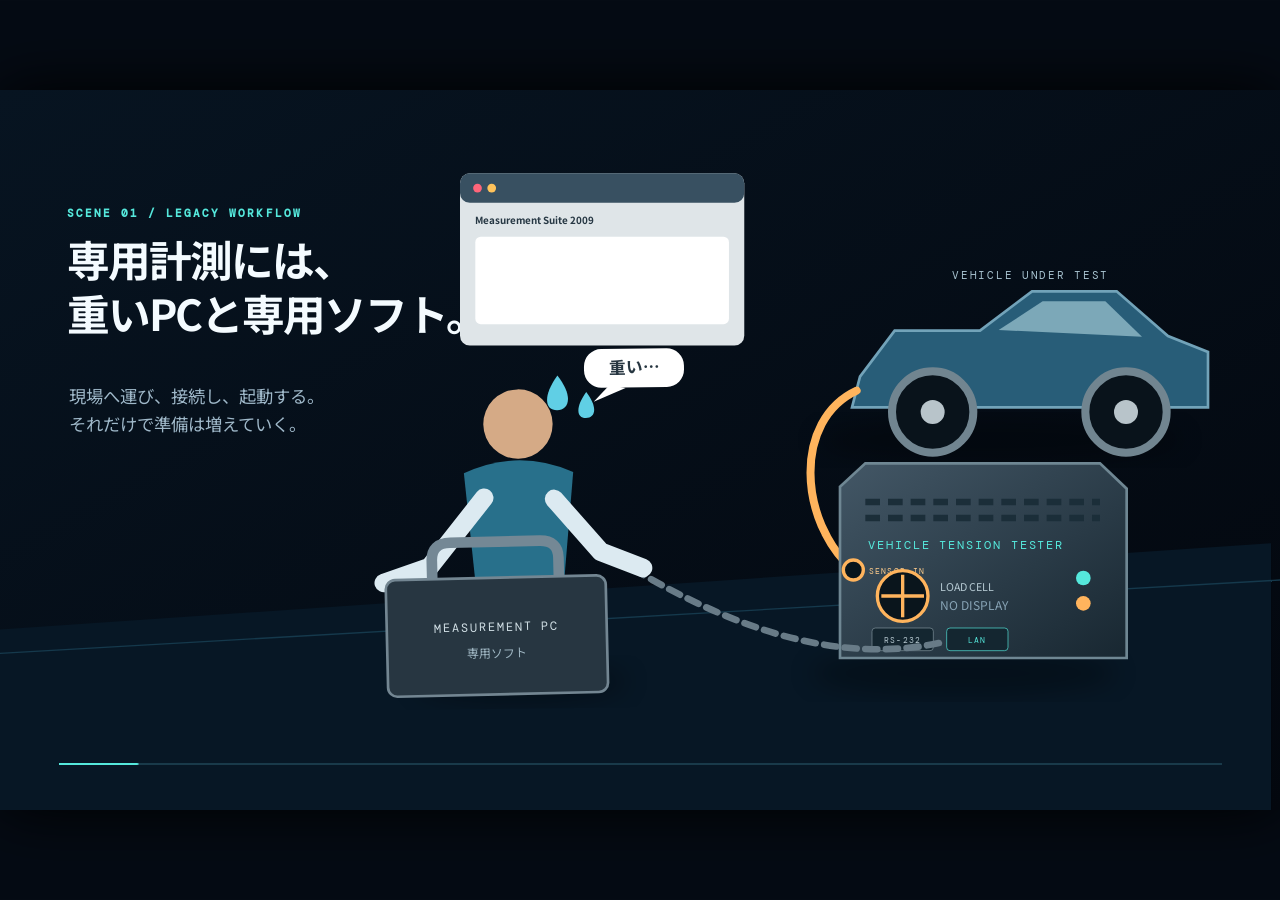
<file: demo/exhibition-video/index.html>
<!doctype html>
<html lang="ja">
  <head>
    <meta charset="UTF-8" />
    <meta name="viewport" content="width=device-width, initial-scale=1.0" />
    <title>PDToscillo | LAN Instrument Experience</title>
    <link rel="stylesheet" href="style.css" />
    <link rel="stylesheet" href="product-pv.css" />
  </head>
  <body>
    <main id="frame" aria-label="PDToscillo 展示会用アニメーション">
      <canvas id="three-canvas"></canvas>
      <div id="motion-stage" aria-hidden="true"></div>
      <div class="vignette"></div>
      <header><span class="mark">P</span><strong>PDToscillo</strong><span class="tag">EXHIBITION CONCEPT</span></header>
      <section id="copy" aria-live="polite"><p id="eyebrow"></p><h1 id="headline"></h1><p id="description"></p><p id="disclaimer"></p></section>
      <div id="status"><span></span><b>LAN DISCOVERY</b><em id="device-status">STANDBY</em></div>
      <div id="timeline"><i></i></div>
      <p class="footnote">※ 展示用コンセプト映像です。機器の自動判別・PDT-FP1対応は将来構想を含みます。</p>
    </main>
    <script type="module" src="bootstrap.js"></script>
  </body>
</html>
</file>
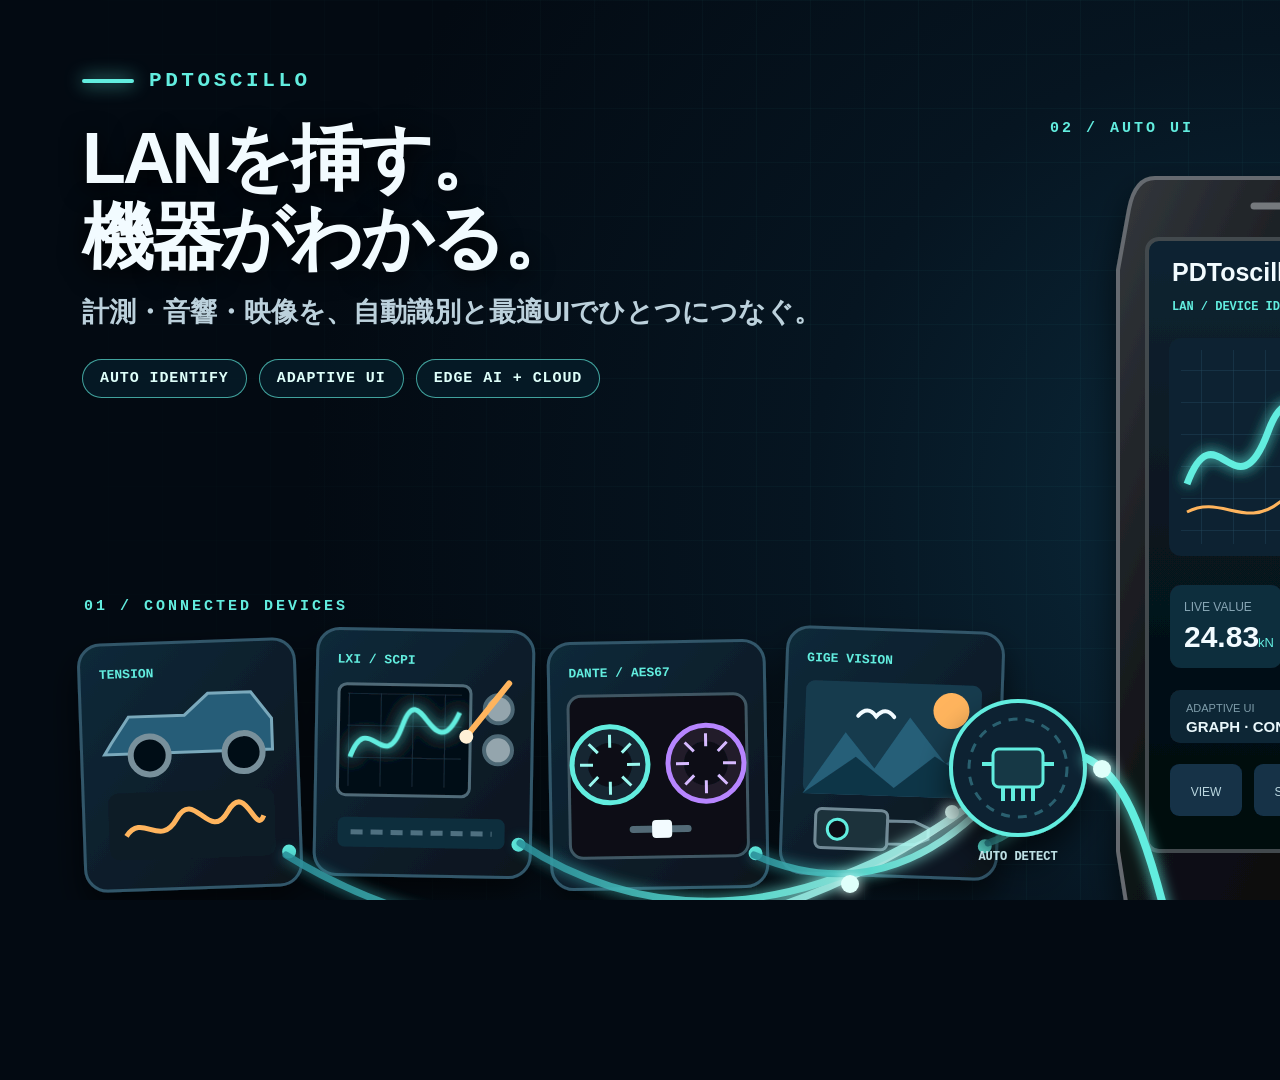
<file: demo/exhibition-video/project-thumbnail.html>
<!doctype html>
<html lang="ja">
<head>
  <meta charset="utf-8">
  <meta name="viewport" content="width=device-width,initial-scale=1">
  <title>PDToscillo Project Thumbnail</title>
  <style>
    * { box-sizing: border-box; }
    html, body { width: 100%; height: 100%; margin: 0; overflow: hidden; background: #030a12; }
    body { font-family: "Yu Gothic UI", "Yu Gothic", "Noto Sans JP", sans-serif; }
    .frame { position: relative; width: 1920px; height: 1080px; overflow: hidden; color: #f2fbff; background: radial-gradient(circle at 67% 48%, #0b2b3d 0, #061521 34%, #030a12 70%); }
    .frame::before { content: ""; position: absolute; inset: 0; opacity: .19; background-image: linear-gradient(rgba(85,232,220,.18) 1px, transparent 1px), linear-gradient(90deg, rgba(85,232,220,.18) 1px, transparent 1px); background-size: 54px 54px; mask-image: linear-gradient(90deg,transparent 0,#000 40%,#000 100%); }
    .copy { position: absolute; z-index: 5; left: 82px; top: 70px; width: 790px; }
    .eyebrow { display: flex; align-items: center; gap: 15px; color: #62eddf; font: 800 21px/1 Consolas, monospace; letter-spacing: .17em; }
    .eyebrow::before { content: ""; width: 52px; height: 4px; border-radius: 3px; background: #62eddf; box-shadow: 0 0 18px #62eddf; }
    h1 { margin: 28px 0 15px; font-size: 72px; line-height: 1.1; letter-spacing: -.045em; text-shadow: 0 4px 24px #000; }
    .lead { margin: 0; color: #bcd1dc; font-size: 27px; line-height: 1.55; font-weight: 700; }
    .chips { display: flex; gap: 12px; margin-top: 25px; }
    .chip { padding: 11px 17px; border: 1px solid rgba(98,237,223,.65); border-radius: 999px; background: rgba(7,29,41,.82); color: #dffffa; font: 800 15px/1 Consolas, monospace; letter-spacing: .06em; }
    .vision { position: absolute; z-index: 6; right: 66px; top: 52px; padding: 11px 20px; border: 2px solid #62eddf; border-radius: 999px; color: #dffffa; background: rgba(3,16,27,.82); font: 800 15px/1 Consolas, monospace; letter-spacing: .13em; }
    .art { position: absolute; z-index: 2; inset: 0; width: 100%; height: 100%; }
    .signal { position: absolute; z-index: 5; left: 82px; bottom: 42px; width: 1756px; height: 3px; border-radius: 2px; background: linear-gradient(90deg,#62eddf 0 29%,rgba(98,237,223,.12) 29% 100%); }
  </style>
</head>
<body>
  <main class="frame" aria-label="PDToscilloプロジェクトのHTML・CSSキービジュアル">
    <section class="copy">
      <div class="eyebrow">PDTOSCILLO</div>
      <h1>LANを挿す。<br>機器がわかる。</h1>
      <p class="lead">計測・音響・映像を、自動識別と最適UIでひとつにつなぐ。</p>
      <div class="chips"><span class="chip">AUTO IDENTIFY</span><span class="chip">ADAPTIVE UI</span><span class="chip">EDGE AI + CLOUD</span></div>
    </section>
    <div class="vision">PROJECT VISION</div>

    <svg class="art" viewBox="0 0 1920 1080" role="img" aria-label="複数機器をLAN接続しPDT-FP1で表示・解析する構成図">
      <defs>
        <linearGradient id="panel" x1="0" y1="0" x2="1" y2="1"><stop stop-color="#102a3a"/><stop offset="1" stop-color="#07131d"/></linearGradient>
        <linearGradient id="phone" x1="0" y1="0" x2="1" y2="1"><stop stop-color="#34383d"/><stop offset=".42" stop-color="#111418"/><stop offset="1" stop-color="#030507"/></linearGradient>
        <linearGradient id="screen" x1="0" y1="0" x2="0" y2="1"><stop stop-color="#0c2432"/><stop offset="1" stop-color="#02070b"/></linearGradient>
        <linearGradient id="cyanline" x1="0" y1="0" x2="1" y2="0"><stop stop-color="#2b8f9a"/><stop offset=".45" stop-color="#62eddf"/><stop offset="1" stop-color="#dffffa"/></linearGradient>
        <filter id="shadow" x="-30%" y="-30%" width="160%" height="180%"><feDropShadow dx="0" dy="18" stdDeviation="16" flood-color="#000" flood-opacity=".62"/></filter>
        <filter id="glow" x="-100%" y="-100%" width="300%" height="300%"><feGaussianBlur stdDeviation="7" result="b"/><feMerge><feMergeNode in="b"/><feMergeNode in="SourceGraphic"/></feMerge></filter>
        <pattern id="screenGrid" width="32" height="32" patternUnits="userSpaceOnUse"><path d="M32 0H0V32" fill="none" stroke="#204457" stroke-width="1"/></pattern>
      </defs>

      <ellipse cx="1265" cy="976" rx="430" ry="48" fill="#000" opacity=".48"/>
      <text x="84" y="610" fill="#62eddf" font-family="Consolas,monospace" font-size="15" font-weight="800" letter-spacing="3">01 / CONNECTED DEVICES</text>
      <text x="1050" y="132" fill="#62eddf" font-family="Consolas,monospace" font-size="15" font-weight="800" letter-spacing="3">02 / AUTO UI</text>
      <text x="1528" y="178" fill="#62eddf" font-family="Consolas,monospace" font-size="15" font-weight="800" letter-spacing="3">03 / INTELLIGENCE</text>

      <g filter="url(#shadow)">
        <g transform="translate(82 642) rotate(-2 108 122)">
          <rect width="216" height="246" rx="22" fill="url(#panel)" stroke="#315669" stroke-width="3"/>
          <text x="20" y="34" fill="#62eddf" font-family="Consolas,monospace" font-size="13" font-weight="800">TENSION</text>
          <path d="M30 99L48 73H104L128 52H171L191 79V110H23Z" fill="#285d78" stroke="#7aa9bc" stroke-width="3"/><circle cx="68" cy="112" r="19" fill="#061019" stroke="#78909b" stroke-width="6"/><circle cx="162" cy="112" r="19" fill="#061019" stroke="#78909b" stroke-width="6"/>
          <rect x="25" y="149" width="166" height="67" rx="10" fill="#0a1d28"/><path d="M42 192C59 168 75 206 93 176S125 202 144 171S171 197 180 176" fill="none" stroke="#ffb45d" stroke-width="5"/>
          <circle cx="204" cy="213" r="7" fill="#62eddf"/>
        </g>
        <g transform="translate(316 630) rotate(1 108 122)">
          <rect width="216" height="246" rx="22" fill="url(#panel)" stroke="#315669" stroke-width="3"/>
          <text x="20" y="34" fill="#62eddf" font-family="Consolas,monospace" font-size="13" font-weight="800">LXI / SCPI</text>
          <rect x="22" y="55" width="132" height="111" rx="8" fill="#061019" stroke="#506b78" stroke-width="3"/><rect x="31" y="64" width="114" height="93" fill="url(#screenGrid)"/><path d="M34 128C52 78 68 149 86 96S117 142 143 82" fill="none" stroke="#62eddf" stroke-width="5" filter="url(#glow)"/>
          <g fill="#94a5ad" stroke="#4e6874" stroke-width="4"><circle cx="182" cy="78" r="14"/><circle cx="182" cy="119" r="14"/></g><path d="M192 52L150 106" stroke="#ffb45d" stroke-width="6" stroke-linecap="round"/><circle cx="150" cy="106" r="7" fill="#fff0d6"/>
          <rect x="23" y="188" width="167" height="30" rx="7" fill="#102f3e"/><path d="M36 203H177" stroke="#4f7080" stroke-width="5" stroke-dasharray="12 8"/><circle cx="204" cy="213" r="7" fill="#62eddf"/>
        </g>
        <g transform="translate(550 642) rotate(-1 108 122)">
          <rect width="216" height="246" rx="22" fill="url(#panel)" stroke="#315669" stroke-width="3"/>
          <text x="20" y="34" fill="#62eddf" font-family="Consolas,monospace" font-size="13" font-weight="800">DANTE / AES67</text>
          <rect x="19" y="53" width="178" height="162" rx="13" fill="#070d13" stroke="#405764" stroke-width="3"/>
          <g transform="translate(60 122)"><circle r="38" fill="#152531" stroke="#62eddf" stroke-width="5"/><circle r="22" fill="#071017"/><path d="M0-30V-17M21-21L12-12M30 0H17M21 21L12 12M0 30V17M-21 21L-12 12M-30 0H-17M-21-21L-12-12" stroke="#9af8ef" stroke-width="3"/></g>
          <g transform="translate(156 122)"><circle r="38" fill="#211a2c" stroke="#b785ff" stroke-width="5"/><circle r="22" fill="#071017"/><path d="M0-30V-17M21-21L12-12M30 0H17M21 21L12 12M0 30V17M-21 21L-12 12M-30 0H-17M-21-21L-12-12" stroke="#d7baff" stroke-width="3"/></g>
          <path d="M82 187H137" stroke="#526b77" stroke-width="7" stroke-linecap="round"/><rect x="101" y="178" width="20" height="18" rx="4" fill="#f2fbff"/><circle cx="204" cy="213" r="7" fill="#62eddf"/>
        </g>
        <g transform="translate(784 630) rotate(2 108 122)">
          <rect width="216" height="246" rx="22" fill="url(#panel)" stroke="#315669" stroke-width="3"/>
          <text x="20" y="34" fill="#62eddf" font-family="Consolas,monospace" font-size="13" font-weight="800">GIGE VISION</text>
          <rect x="20" y="53" width="176" height="113" rx="9" fill="#163a4e"/><circle cx="166" cy="79" r="18" fill="#ffb45d"/><path d="M20 166L61 104L91 139L125 87L162 132L196 104V166Z" fill="#255f78"/><path d="M20 166L72 128L111 158L151 125L196 153V166Z" fill="#113447"/><path d="M73 87Q82 76 91 87Q100 76 109 87" fill="none" stroke="#f2fbff" stroke-width="4" stroke-linecap="round"/>
          <g transform="translate(34 181)"><rect width="72" height="39" rx="6" fill="#1b303b" stroke="#718995" stroke-width="3"/><circle cx="22" cy="20" r="10" fill="#071119" stroke="#62eddf" stroke-width="3"/><path d="M72 10H99L113 16V27L99 33H72Z" fill="#13232c" stroke="#718995" stroke-width="3"/></g><circle cx="204" cy="213" r="7" fill="#62eddf"/>
        </g>
      </g>

      <g fill="none" stroke="url(#cyanline)" stroke-width="7" stroke-linecap="round" filter="url(#glow)" opacity=".9">
        <path d="M286 855C490 980 772 976 1018 768"/><path d="M520 843C668 940 842 916 1018 768"/><path d="M754 855C858 900 944 862 1018 768"/><path d="M988 843C1025 831 1042 799 1018 768"/>
      </g>
      <g fill="#dffffa" filter="url(#glow)"><circle cx="486" cy="929" r="8"/><circle cx="700" cy="934" r="7"/><circle cx="850" cy="884" r="9"/><circle cx="952" cy="812" r="7"/></g>
      <g transform="translate(1018 768)" filter="url(#shadow)"><circle r="67" fill="#0a2230" stroke="#62eddf" stroke-width="4"/><circle r="49" fill="none" stroke="#2c6170" stroke-width="3" stroke-dasharray="9 8"/><rect x="-25" y="-19" width="50" height="38" rx="6" fill="#123744" stroke="#62eddf" stroke-width="3"/><path d="M-15 20V33M-5 20V33M5 20V33M15 20V33M-36-4H-25M25-4H36" stroke="#62eddf" stroke-width="4"/><text x="0" y="92" text-anchor="middle" fill="#bfe1e5" font-family="Consolas,monospace" font-size="12" font-weight="800">AUTO DETECT</text></g>

      <g transform="translate(1118 178)" filter="url(#shadow)">
        <path d="M49 10H310Q338 10 347 41L358 98V681L344 730Q337 759 307 765H54Q20 759 13 727L4 674V93L18 41Q26 10 49 10Z" fill="#030507" stroke="#484d51" stroke-width="5"/>
        <path d="M309 25L348 53V710L321 751L310 715Z" fill="#11161a"/><g stroke="#565c60" stroke-width="3"><path d="M327 110V330"/><path d="M334 112V333"/><path d="M341 115V336"/></g>
        <path d="M37 0H302Q329 0 337 30L345 87V678L333 727Q326 751 300 751H40Q14 751 8 724L0 673V92L11 31Q17 0 37 0Z" fill="url(#phone)" stroke="#666b6f" stroke-width="4"/>
        <rect x="29" y="61" width="286" height="612" rx="12" fill="url(#screen)" stroke="#43494d" stroke-width="4"/>
        <path d="M136 28H216" stroke="#74797d" stroke-width="7" stroke-linecap="round"/><circle cx="239" cy="28" r="6" fill="#161b1e" stroke="#50565a" stroke-width="2"/>
        <path d="M320 104L344 115V337L320 327Z" fill="#0b0f12" stroke="#4f5559" stroke-width="2"/><path d="M325 120V309M332 123V312M339 126V315" stroke="#5b6165" stroke-width="3"/>
        <text x="54" y="103" fill="#f2fbff" font-size="25" font-weight="800">PDToscillo</text><text x="54" y="132" fill="#62eddf" font-family="Consolas,monospace" font-size="12" font-weight="800">LAN / DEVICE IDENTIFIED</text>
        <g transform="translate(51 160)"><rect width="242" height="218" rx="12" fill="#0b2230"/><rect x="12" y="12" width="218" height="194" fill="url(#screenGrid)"/><path d="M18 146C47 68 67 180 99 94S151 169 181 81S215 137 225 101" fill="none" stroke="#62eddf" stroke-width="7" filter="url(#glow)"/><path d="M18 174C52 156 76 192 111 164S173 190 225 153" fill="none" stroke="#ffb45d" stroke-width="3"/></g>
        <g transform="translate(52 407)"><rect width="112" height="83" rx="11" fill="#102d3d"/><text x="14" y="26" fill="#86a6b5" font-size="12">LIVE VALUE</text><text x="14" y="62" fill="#f2fbff" font-size="30" font-weight="800">24.83</text><text x="88" y="62" fill="#62eddf" font-size="13">kN</text><rect x="128" width="112" height="83" rx="11" fill="#102d3d"/><text x="142" y="26" fill="#86a6b5" font-size="12">STATUS</text><text x="142" y="61" fill="#dffffa" font-size="19" font-weight="800">LIVE</text><circle cx="218" cy="53" r="9" fill="#62eddf" filter="url(#glow)"/></g>
        <g transform="translate(52 512)"><rect width="240" height="53" rx="10" fill="#0d2634"/><text x="16" y="22" fill="#7f9dab" font-size="11">ADAPTIVE UI</text><text x="16" y="42" fill="#e9f7fb" font-size="15" font-weight="700">GRAPH · CONTROL · RECORD</text></g>
        <g transform="translate(52 586)"><rect width="72" height="52" rx="9" fill="#123247"/><rect x="84" width="72" height="52" rx="9" fill="#123247"/><rect x="168" width="72" height="52" rx="9" fill="#123247"/><text x="36" y="32" text-anchor="middle" fill="#bcd6df" font-size="12">VIEW</text><text x="120" y="32" text-anchor="middle" fill="#bcd6df" font-size="12">SAVE</text><text x="204" y="32" text-anchor="middle" fill="#bcd6df" font-size="12">RUN</text></g>
        <path d="M35 751H304L293 779H49Z" fill="#080b0e" stroke="#3f4549" stroke-width="4"/>
        <g transform="translate(51 733)"><rect width="72" height="28" rx="4" fill="#020405" stroke="#8c9296" stroke-width="3"/><path d="M12 5V21M24 5V21M36 5V21M48 5V21M60 5V21" stroke="#3d454a" stroke-width="3"/><path d="M36 28V62" stroke="#62eddf" stroke-width="10"/><path d="M12 62H60" stroke="#62eddf" stroke-width="10" stroke-linecap="round"/></g>
        <g fill="#090b0d" stroke="#676d71" stroke-width="2"><rect x="157" y="742" width="38" height="13" rx="5"/><rect x="214" y="742" width="38" height="13" rx="5"/><path d="M269 740H315V757H269Z"/></g>
      </g>
      <path d="M1084 757C1114 771 1138 800 1169 929" fill="none" stroke="#62eddf" stroke-width="8" filter="url(#glow)"/><circle cx="1102" cy="769" r="9" fill="#dffffa" filter="url(#glow)"/>

      <g transform="translate(1510 224)" filter="url(#shadow)">
        <g><rect width="285" height="144" rx="17" fill="url(#panel)" stroke="#3b6a7d" stroke-width="3"/><text x="18" y="28" fill="#62eddf" font-family="Consolas,monospace" font-size="12" font-weight="800">AUTO UI / WAVEFORM</text><path d="M20 62H265M20 95H265M65 43V124M120 43V124M175 43V124M230 43V124" stroke="#214654" stroke-width="2"/><path d="M21 107C56 51 74 128 110 71S173 124 204 62S244 107 264 75" fill="none" stroke="#62eddf" stroke-width="5"/></g>
        <g transform="translate(0 164)"><rect width="285" height="144" rx="17" fill="url(#panel)" stroke="#3b6a7d" stroke-width="3"/><text x="18" y="28" fill="#62eddf" font-family="Consolas,monospace" font-size="12" font-weight="800">AUTO UI / CONTROL</text><g fill="#62eddf"><rect x="24" y="103" width="18" height="23"/><rect x="54" y="75" width="18" height="51"/><rect x="84" y="52" width="18" height="74"/><rect x="114" y="88" width="18" height="38"/><rect x="144" y="65" width="18" height="61"/></g><path d="M190 55V119M230 55V119" stroke="#526d79" stroke-width="8"/><rect x="178" y="73" width="24" height="28" rx="5" fill="#b785ff"/><rect x="218" y="88" width="24" height="28" rx="5" fill="#ffb45d"/></g>
      </g>
      <g transform="translate(1565 610)" filter="url(#shadow)"><rect width="126" height="126" rx="25" fill="#0c2935" stroke="#62eddf" stroke-width="4"/><rect x="28" y="28" width="70" height="70" rx="15" fill="#123d47" stroke="#62eddf" stroke-width="3"/><path d="M20 39H28M20 63H28M20 87H28M98 39H106M98 63H106M98 87H106M39 20V28M63 20V28M87 20V28M39 98V106M63 98V106M87 98V106" stroke="#62eddf" stroke-width="4"/><circle cx="49" cy="51" r="7" fill="#dffffa"/><circle cx="79" cy="48" r="7" fill="#dffffa"/><circle cx="63" cy="78" r="7" fill="#dffffa"/><path d="M49 51L79 48L63 78Z" fill="none" stroke="#62eddf" stroke-width="3"/><text x="63" y="153" text-anchor="middle" fill="#bfe1e5" font-family="Consolas,monospace" font-size="12" font-weight="800">EDGE AI</text></g>
      <path d="M1692 674C1730 674 1750 666 1780 650" fill="none" stroke="#62eddf" stroke-width="6" stroke-dasharray="11 9" filter="url(#glow)"/>
      <g transform="translate(1742 574)" filter="url(#shadow)"><path d="M31 93Q2 93 2 67Q2 44 26 41Q33 9 65 9Q89 9 101 29Q112 21 129 21Q157 21 163 49Q186 51 186 72Q186 94 161 94Z" fill="#102f3d" stroke="#62eddf" stroke-width="4"/><text x="94" y="69" text-anchor="middle" fill="#dffffa" font-family="Consolas,monospace" font-size="16" font-weight="800">CLOUD</text><text x="94" y="120" text-anchor="middle" fill="#8eabb7" font-size="12">STORE · SHARE</text></g>
      <g transform="translate(1532 814)"><rect width="318" height="96" rx="24" fill="#09212d" stroke="#315669" stroke-width="3"/><circle cx="42" cy="48" r="15" fill="#62eddf"/><path d="M36 48L41 53L50 42" fill="none" stroke="#06202a" stroke-width="4" stroke-linecap="round"/><text x="72" y="42" fill="#f2fbff" font-size="18" font-weight="800">現場で判断</text><text x="72" y="68" fill="#9db5c0" font-size="14">異常検知・記録・共有</text></g>
    </svg>
    <div class="signal"></div>
  </main>
</body>
</html>
</file>
<file: demo/exhibition-video/style.css>
@import url('https://fonts.googleapis.com/css2?family=DM+Mono:wght@400;500&family=Noto+Sans+JP:wght@400;500;600;700&display=swap');
:root{color-scheme:dark;--ink:#edf7ff;--muted:#a9bdd2;--cyan:#43e2d5}*{box-sizing:border-box}body{margin:0;min-height:100vh;display:grid;place-items:center;background:#020712;color:var(--ink);overflow:hidden;font-family:'Noto Sans JP',sans-serif}#frame{position:relative;width:min(100vw,177.777vh);aspect-ratio:16/9;overflow:hidden;background:#061122;box-shadow:0 0 60px #000}canvas{position:absolute;inset:0;width:100%;height:100%;display:block}.vignette{position:absolute;inset:0;pointer-events:none;background:radial-gradient(circle at 55% 48%,transparent 18%,#01050dbb 100%)}header{position:absolute;left:5.7%;top:6%;display:flex;align-items:center;gap:9px;font-size:clamp(12px,1.15vw,19px);letter-spacing:.01em}.mark{display:grid;place-items:center;width:clamp(20px,1.7vw,30px);aspect-ratio:1;border-radius:8px;background:linear-gradient(135deg,#1b7ed9,var(--cyan));font-weight:700}.tag{margin-left:14px;padding:4px 7px;border:1px solid color-mix(in srgb,var(--cyan) 65%,transparent);border-radius:4px;color:var(--cyan);font:500 clamp(7px,.7vw,11px) 'DM Mono';letter-spacing:.12em}#copy{position:absolute;left:5.7%;top:21%;width:43%;text-shadow:0 3px 14px #0009}#copy.changed{animation:copy-in .45s both}@keyframes copy-in{from{opacity:0;transform:translateY(15px)}to{opacity:1;transform:none}}#eyebrow{margin:0 0 12px;color:var(--cyan);font:500 clamp(9px,.85vw,14px) 'DM Mono';letter-spacing:.16em}h1{margin:0;white-space:pre-line;font-weight:700;font-size:clamp(29px,4vw,69px);line-height:1.23;letter-spacing:-.055em}#description{margin:19px 0 0;color:var(--muted);font-size:clamp(12px,1.28vw,20px);line-height:1.75}#disclaimer{margin:14px 0 0;color:color-mix(in srgb,var(--muted) 80%,white);font-size:clamp(8px,.75vw,12px)}#status{position:absolute;right:5.7%;top:7%;display:flex;align-items:center;gap:7px;color:var(--muted);font:500 clamp(8px,.7vw,12px) 'DM Mono';letter-spacing:.12em}#status span{width:8px;height:8px;border-radius:50%;background:var(--cyan);box-shadow:0 0 13px var(--cyan);animation:blink 1.5s infinite}#status em{margin-left:5px;color:var(--ink);font-style:normal}@keyframes blink{50%{opacity:.25;box-shadow:none}}#timeline{position:absolute;left:5.7%;bottom:7%;width:28%;height:2px;background:#ffffff2b}#timeline i{display:block;width:0;height:100%;background:var(--cyan);box-shadow:0 0 8px var(--cyan)}.footnote{position:absolute;right:5.7%;bottom:5.7%;margin:0;color:var(--muted);font-size:clamp(7px,.65vw,10px);text-align:right;max-width:44%}[data-theme="explainer"] body{background:#dceff0}[data-theme="explainer"] #frame{box-shadow:0 0 60px #244b5577}[data-theme="explainer"] .vignette{background:linear-gradient(105deg,#effdff65,transparent 60%,#b7e1e577)}[data-theme="explainer"] #copy{text-shadow:none}[data-theme="explainer"] #timeline{background:#123f4b33}@media(max-aspect-ratio:16/9){#frame{width:100vw;height:auto}}
</file>
<file: demo/exhibition-video/product-pv.css>
body.pv2{background:#050b14;color:#eff8ff}
.pv2 #three-canvas,.pv2 .vignette,.pv2 header,.pv2 #copy,.pv2 #status,.pv2 #timeline,.pv2 .footnote{display:none}
#motion-stage{display:none;position:absolute;inset:0}
.pv2 #motion-stage{display:block}
.pv2 svg{display:block;width:100%;height:100%;font-family:"Noto Sans JP","Yu Gothic UI",sans-serif}
.pv2 .label{font-family:"DM Mono","Consolas",monospace;letter-spacing:.16em}
.pv2 .scene{opacity:0}
.pv2 .headline{font-size:64px;font-weight:700;letter-spacing:-.045em;fill:#f4fbff}
.pv2 .sub{font-size:26px;fill:#9fb8c9}
.pv2 .micro{font-size:18px;fill:#88a4b6}
.pv2 .cyan{fill:#55e8dc}.pv2 .stroke-cyan{stroke:#55e8dc}.pv2 .orange{fill:#ffb45d}.pv2 .red{fill:#ff657a}
.pv2 .panel{fill:#0d1d2b;stroke:#28465a;stroke-width:2}.pv2 .glass{fill:#07121d;stroke:#3a6277;stroke-width:2}
.pv2 .shadow{fill:#000;opacity:.28;filter:url(#blur)}
.pv2 .worker-line{fill:none;stroke:#dceaf1;stroke-width:28;stroke-linecap:round;stroke-linejoin:round}
.pv2 .worker-joint{fill:#dceaf1}.pv2 .suit{fill:#28708b}.pv2 .skin{fill:#d5aa86}
.pv2 .cable{fill:none;stroke:#5be9dc;stroke-width:12;stroke-linecap:round;filter:url(#glow)}
.pv2 .cable-muted{fill:none;stroke:#687b87;stroke-width:10;stroke-linecap:round}
.pv2 .screen-grid{stroke:#164358;stroke-width:2}.pv2 .wave{fill:none;stroke:#59f0df;stroke-width:7;filter:url(#glow)}
.pv2 .scene-tag{fill:#55e8dc;font-size:17px;font-weight:700;letter-spacing:.18em}
.pv2 .badge{fill:#0b2c35;stroke:#55e8dc;stroke-width:2}.pv2 .badge-text{fill:#8ff7ed;font-size:20px;font-weight:700}
.pv2 .cut{fill:#58eadf;opacity:0}
</file>
